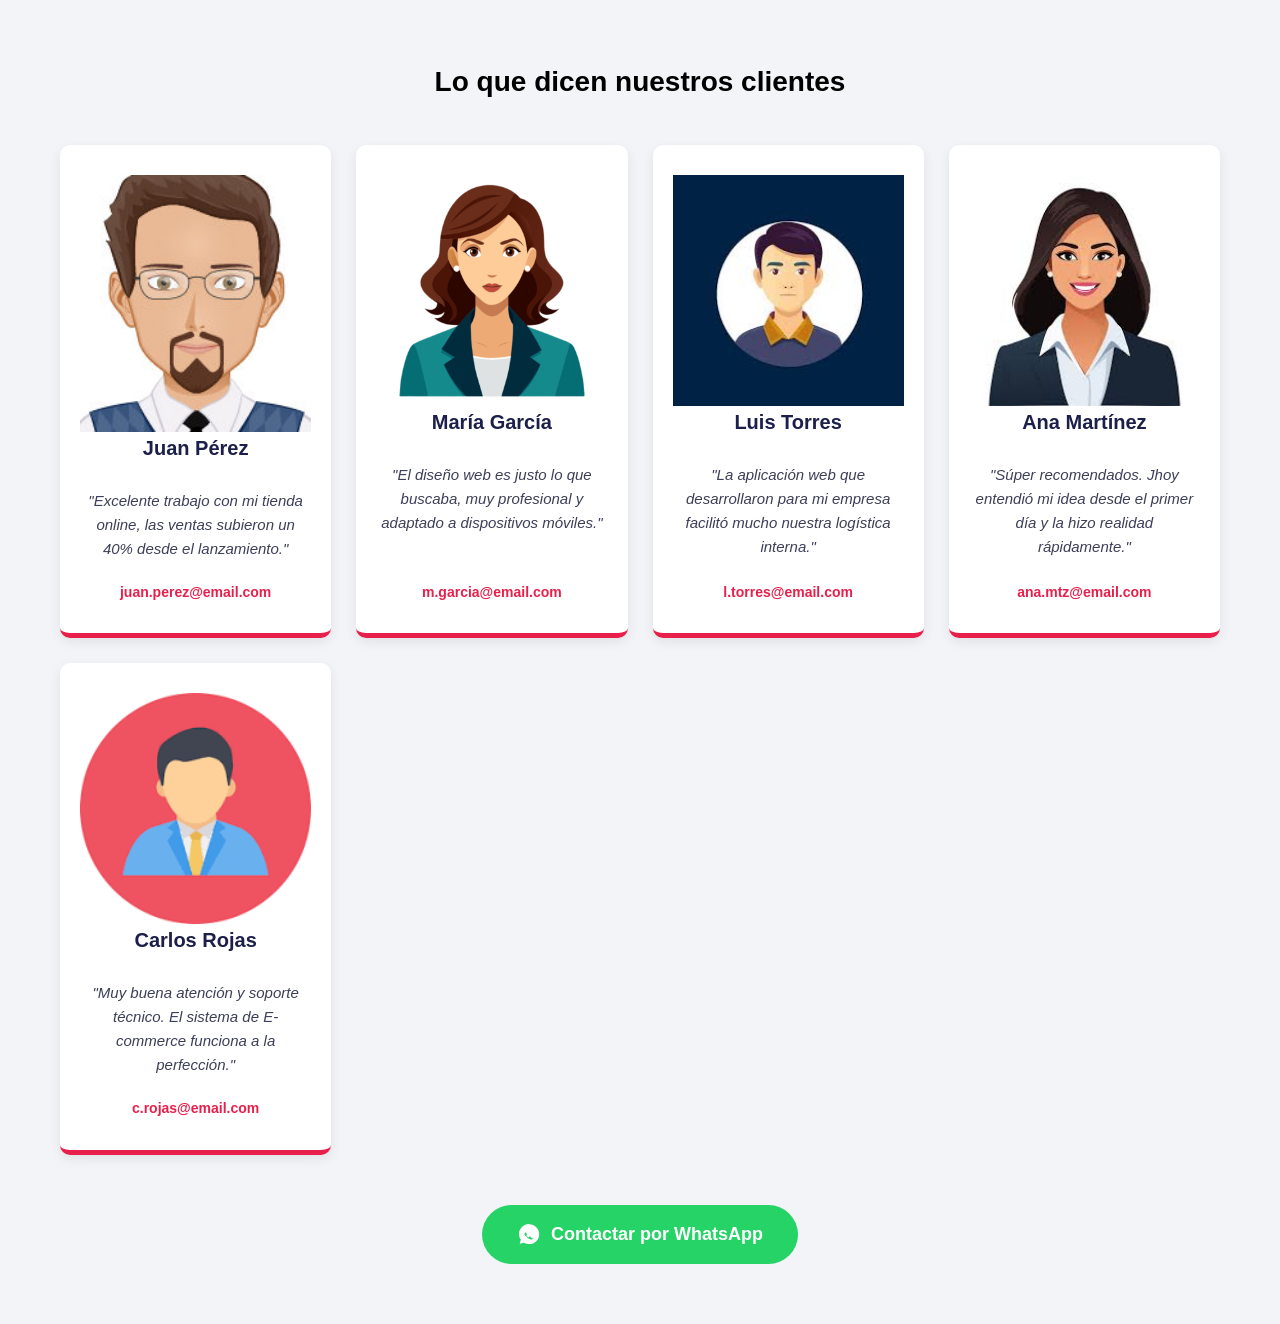
<file: Clientes.html>
<!DOCTYPE html>
<html lang="es">
<head>
    <meta charset="UTF-8">
    <meta name="viewport" content="width=device-width, initial-scale=1.0">
    <title>  Document</title>
    <link rel="stylesheet" href="Clientes.css">
</head>
<body>
    
    <section class="clientes-seccion">
    <h2>Lo que dicen nuestros clientes</h2>
    
    <div class="clientes-grid">
        <article class="cliente-card">
        <img src="1.jpg" alt="Foto de Juan Pérez" class="perfil-foto">

            <h3>Juan Pérez</h3>
            <p class="testimonio">"Excelente trabajo con mi tienda online, las ventas subieron un 40% desde el lanzamiento."</p>
            <a href="mailto:juan.perez@email.com" class="cliente-contacto">juan.perez@email.com</a>
        </article>

        <article class="cliente-card">
        <img src="4.png" alt="Foto de María García " class="perfil-foto">

            <h3>María García</h3>
            <p class="testimonio">"El diseño web es justo lo que buscaba, muy profesional y adaptado a dispositivos móviles."</p>
            <a href="mailto:m.garcia@email.com" class="cliente-contacto">m.garcia@email.com</a>
        </article>

        <article class="cliente-card">
        <img src="2.jpg" alt="Foto de Luis Torres" class="perfil-foto">

            <h3>Luis Torres</h3>
            <p class="testimonio">"La aplicación web que desarrollaron para mi empresa facilitó mucho nuestra logística interna."</p>
            <a href="mailto:l.torres@email.com" class="cliente-contacto">l.torres@email.com</a>
        </article>

        <article class="cliente-card">
        <img src="5.jpg" alt="Foto de Ana Martínez " class="perfil-foto">

            <h3>Ana Martínez</h3>
            <p class="testimonio">"Súper recomendados. Jhoy entendió mi idea desde el primer día y la hizo realidad rápidamente."</p>
            <a href="mailto:ana.mtz@email.com" class="cliente-contacto">ana.mtz@email.com</a>
        </article>

        <article class="cliente-card">
        <img src="3.png" alt="Foto de Carlos Rojas " class="perfil-foto">
            <h3>Carlos Rojas</h3>
            <p class="testimonio">"Muy buena atención y soporte técnico. El sistema de E-commerce funciona a la perfección."</p>
            <a href="mailto:c.rojas@email.com" class="cliente-contacto">c.rojas@email.com</a>
        </article>
    </div>

    <div class="whatsapp-container">
        <a href="https://wa.me/51959929706" target="_blank" class="boton-whatsapp">
            <svg xmlns="http://www.w3.org/2000/svg" width="24" height="24" viewBox="0 0 24 24" fill="currentColor"><path d="M12.012 2c-5.508 0-9.987 4.479-9.987 9.987 0 2.106.653 4.058 1.769 5.669l-1.127 4.144 4.254-1.117c1.558.91 3.372 1.436 5.309 1.436 5.508 0 9.988-4.479 9.988-9.987-.001-5.507-4.481-9.987-9.988-9.987zm4.331 14.126c-.232.655-1.157 1.201-1.604 1.278-.36.062-.83.114-2.351-.505-1.942-.789-3.197-2.766-3.295-2.894-.095-.128-.783-.128-.783-.128l-.001-.001c-.131-.174-.783-.896-.783-1.713 0-.817.428-1.219.581-1.388.154-.169.338-.211.451-.211.113 0 .226 0 .324.005.104.005.243-.039.381.288.138.327.472 1.15.513 1.235.041.085.068.184.011.297-.057.113-.085.184-.169.282-.085.099-.176.221-.253.298-.085.085-.174.178-.075.348.099.17.439.724.943 1.171.65.578 1.198.759 1.368.843.17.085.269.071.369-.042.1-.113.428-.499.54-.67.113-.17.226-.142.381-.085.154.057.973.458 1.141.543.169.085.282.127.324.197.042.071.042.41-.19.983z"/></svg>
            Contactar por WhatsApp
        </a>
    </div>
</section>

</body>
</html>
</file>
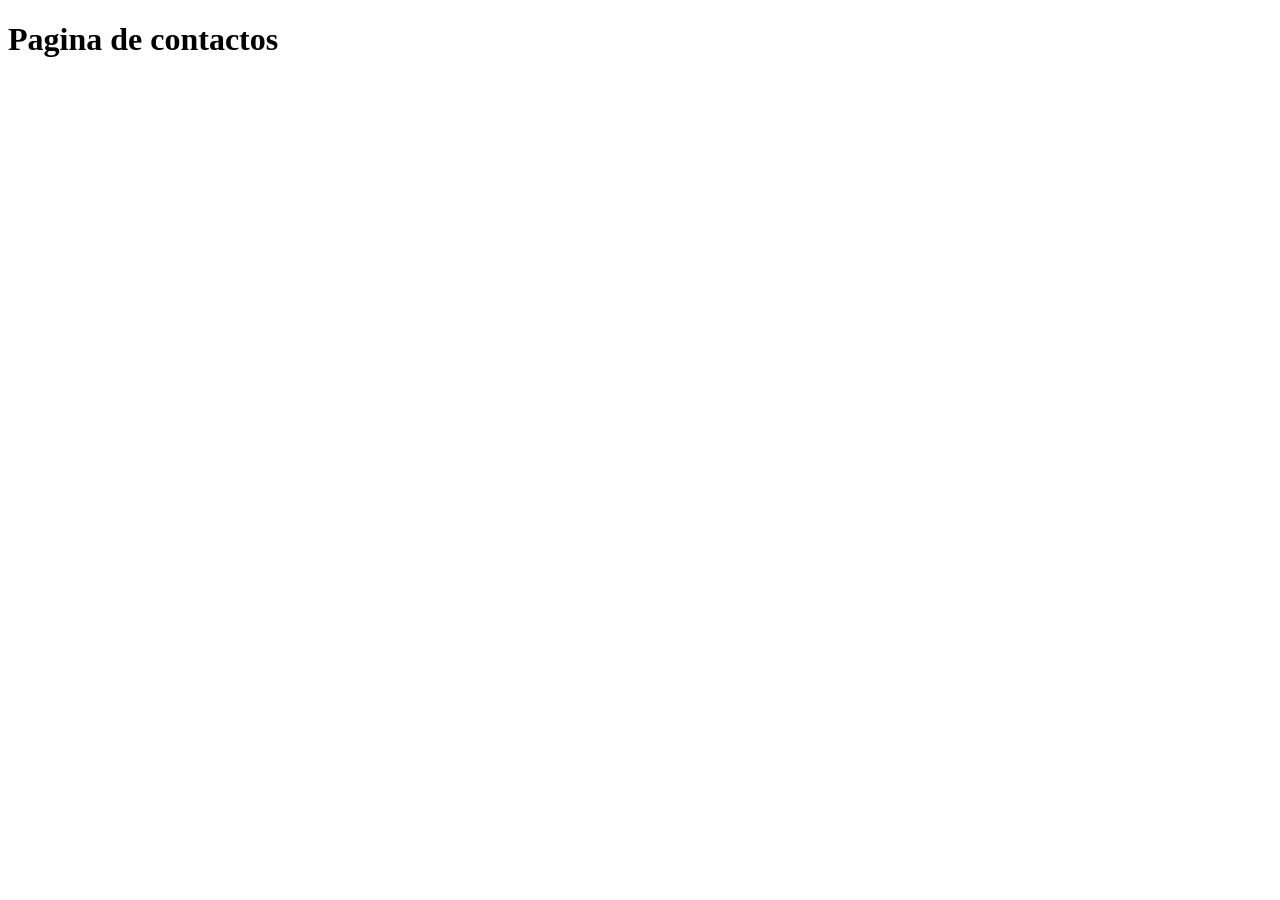
<file: Contacto.html>
<!DOCTYPE html>
<html lang="en">
<head>
    <meta charset="UTF-8">
    <meta name="viewport" content="width=device-width, initial-scale=1.0">
    <title>  Document</title>
</head>
<body>
    
     <h1> Pagina de contactos   </h1>

</body>
</html>
</file>
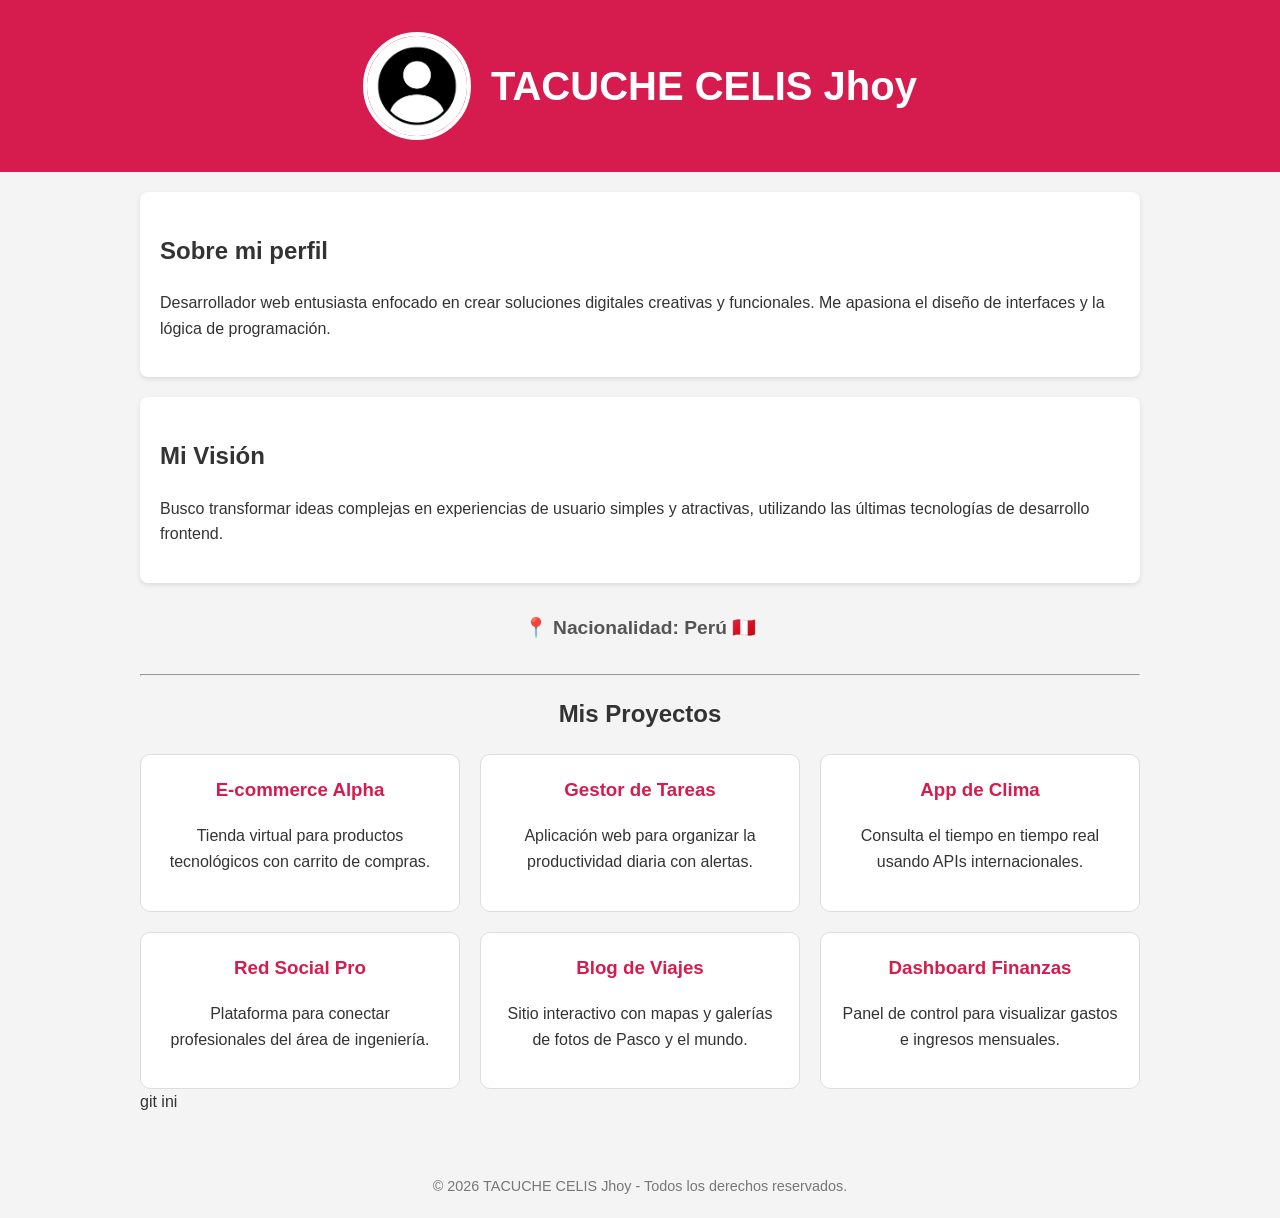
<file: Nosotros.html>
<!DOCTYPE html>
<html lang="es">
<head>
    <meta charset="UTF-8">
    <meta name="viewport" content="width=device-width, initial-scale=1.0">
    <title>TACUCHE CELIS Jhoy</title>
    <link rel="stylesheet" href="stylesobre mi.css">
</head>
<body>

    <header>
        <img src="perfil.jpg" alt="Foto de Jhoy Tacuche Celis" class="perfil-foto">
        <h1>TACUCHE CELIS Jhoy</h1>
    </header>

    <div class="container">
        
        <section class="descripcion-seccion">
            <h2>Sobre mi perfil</h2>
            <p>Desarrollador web entusiasta enfocado en crear soluciones digitales creativas y funcionales. Me apasiona el diseño de interfaces y la lógica de programación.</p>
        </section>

        <section class="descripcion-seccion">
            <h2>Mi Visión</h2>
            <p>Busco transformar ideas complejas en experiencias de usuario simples y atractivas, utilizando las últimas tecnologías de desarrollo frontend.</p>
        </section>

        <div class="nacionalidad">
            📍 Nacionalidad: <strong>Perú</strong> 🇵🇪
        </div>

        <hr>

        <h2 style="text-align: center;">Mis Proyectos</h2>

        <div class="proyectos-grid">
            <div class="proyecto-card">
                <h3>E-commerce Alpha</h3>
                <p>Tienda virtual para productos tecnológicos con carrito de compras.</p>
            </div>
            <div class="proyecto-card">
                <h3>Gestor de Tareas</h3>
                <p>Aplicación web para organizar la productividad diaria con alertas.</p>
            </div>
            <div class="proyecto-card">
                <h3>App de Clima</h3>
                <p>Consulta el tiempo en tiempo real usando APIs internacionales.</p>
            </div>
            <div class="proyecto-card">
                <h3>Red Social Pro</h3>
                <p>Plataforma para conectar profesionales del área de ingeniería.</p>
            </div>
            <div class="proyecto-card">
                <h3>Blog de Viajes</h3>
                <p>Sitio interactivo con mapas y galerías de fotos de Pasco y el mundo.</p>
            </div>
            <div class="proyecto-card">
                <h3>Dashboard Finanzas</h3>
                <p>Panel de control para visualizar gastos e ingresos mensuales.</p>
            </div>
        </div>
git ini
    </div>

    <footer>
        &copy; 2026 TACUCHE CELIS Jhoy - Todos los derechos reservados.
    </footer>

</body>
</html>
</file>
<file: Clientes.css>
/* VARIABLES */
:root {
    --blanco: #ffffff;
    --oscuro: #0b0f2f;
    --primario: #1c1f4a;
    --secundario: #e91f4b;
    --gris: #3c3f58;
    --grisClaro: #f2f4f8;
}

/* RESET GENERAL */
html {
    font-size: 62.5%; /* 1rem = 10px */
    box-sizing: border-box;
}
*, *:before, *:after {
    box-sizing: inherit;
}

body {
    font-size: 16px;
    font-family: Arial, Helvetica, sans-serif;
    background-color: var(--grisClaro);
    margin: 0;
    line-height: 1.6;
}

/* HEADER */
header {
    text-align: center;
    background-color: var(--blanco);
    padding: 2.5rem;
}
header h1 {
    margin: 0;
    color: var(--oscuro);
}

/* NAVEGACIÓN */
nav {
    background-color: var(--secundario);
    display: flex;
    justify-content: center;
    gap: 2rem;
    padding: 1.5rem;
    position: sticky;
    top: 0;
    z-index: 100;
}

nav a {
    color: var(--blanco);
    text-decoration: none;
    font-weight: bold;
    text-transform: uppercase;
    font-size: 1.4rem;
}

nav a:hover {
    text-decoration: underline;
}

/* HERO SECTION */
.hero {
    background: linear-gradient(rgba(0,0,0,.7), rgba(0,0,0,.7)), url('../img/hero.jpg');
    background-size: cover;
    background-position: center;
    color: white;
    text-align: center;
    padding: 8rem 2rem;
}

.hero h2 { font-size: 3rem; margin-bottom: 1rem; }

.boton {
    background-color: var(--secundario);
    color: white;
    padding: 1.2rem 3rem;
    text-decoration: none;
    border-radius: .5rem;
    display: inline-block;
    margin-top: 2rem;
    font-weight: bold;
    font-size: 1.8rem;
}

/* CONTENEDOR BLANCO (Servicios) */
.contenedor-blanco {
    max-width: 1000px;
    margin: -5rem auto 4rem auto;
    background-color: var(--blanco);
    padding: 4rem;
    border-radius: 1rem;
    box-shadow: 0px 10px 20px rgba(0,0,0,0.1);
    position: relative;
}

.contenedor-blanco h2 {
    text-align: center;
    margin-bottom: 3rem;
    font-size: 2.5rem;
    color: var(--oscuro);
}

/* GRID DE SERVICIOS */
@media (min-width: 768px) {
    .servicios-grid {
        display: grid;
        grid-template-columns: repeat(3, 1fr);
        gap: 3rem;
        align-items: stretch;
    }
}

.servicio-card {
    display: flex;
    flex-direction: column;
    align-items: center;
    text-align: center;
    padding: 1.5rem;
}

.servicio-card h3 {
    color: var(--secundario);
    margin-bottom: 1.5rem;
    font-size: 2rem;
}

/* ESTILO DE ICONOS */
.servicio-card svg, 
.iconos-dobles svg {
    background-color: var(--primario);
    color: var(--blanco);
    border-radius: 50%;
    padding: 1.5rem;
    width: 75px;
    height: 75px;
    margin-bottom: 2rem;
}

.iconos-dobles {
    display: flex;
    gap: 1rem;
    justify-content: center;
}

/* SECCIÓN CLIENTES */
.clientes-seccion {
    max-width: 1200px;
    margin: 6rem auto;
    padding: 0 2rem;
}

.clientes-seccion h2 {
    text-align: center;
    font-size: 2.8rem;
    margin-bottom: 4rem;
}

.clientes-grid {
    display: grid;
    /* Ajuste para que las 5 tarjetas se acomoden mejor */
    grid-template-columns: repeat(auto-fit, minmax(250px, 1fr));
    gap: 2.5rem;
}

.cliente-card {
    background-color: var(--blanco);
    padding: 3rem 2rem;
    border-radius: 1rem;
    box-shadow: 0px 4px 12px rgba(0,0,0,0.08);
    text-align: center;
    border-bottom: 5px solid var(--secundario);
    transition: transform .3s ease, box-shadow .3s ease;
    display: flex;
    flex-direction: column;
    justify-content: space-between; /* Mantiene el botón/email abajo */
}

.cliente-card:hover {
    transform: translateY(-10px);
    box-shadow: 0px 10px 20px rgba(0,0,0,0.15);
}

/* FOTOS DE CLIENTES - CORRECCIÓN DE PROPORCIÓN */
.cliente-avatar {
    width: 12rem;      /* Tamaño un poco más grande para que luzcan */
    height: 12rem;
    border-radius: 50%;
    object-fit: cover; /* ESTO EVITA QUE SE ESTIREN */
    object-position: center;
    margin: 0 auto 2rem auto;
    border: 4px solid var(--grisClaro);
    display: block;
}

.cliente-card h3 {
    margin: 0 0 1rem 0;
    color: var(--primario);
    font-size: 2rem;
}

.testimonio {
    font-style: italic;
    font-size: 1.5rem;
    color: var(--gris);
    margin-bottom: 2rem;
    flex-grow: 1; /* Empuja el contacto hacia abajo */
}

.cliente-contacto {
    color: var(--secundario);
    text-decoration: none;
    font-weight: bold;
    font-size: 1.4rem;
}

/* WHATSAPP */
.whatsapp-container {
    text-align: center;
    margin: 5rem 0;
}

.boton-whatsapp {
    display: inline-flex;
    align-items: center;
    gap: 1rem;
    background-color: #25D366;
    color: white;
    padding: 1.5rem 3.5rem;
    border-radius: 5rem;
    text-decoration: none;
    font-weight: bold;
    font-size: 1.8rem;
    transition: background-color .3s ease, transform .2s ease;
}

.boton-whatsapp:hover {
    background-color: #128C7E;
    transform: scale(1.05);
}

/* FORMULARIO DE CONTACTO */
.contacto-seccion {
    padding: 5rem 2rem;
}

.formulario {
    background-color: var(--gris);
    max-width: 600px;
    margin: 0 auto;
    padding: 3rem;
    border-radius: 1rem;
}

.formulario fieldset { border: none; padding: 0; }

.formulario legend {
    color: var(--blanco);
    text-align: center;
    font-size: 1.8rem;
    margin-bottom: 2rem;
    text-transform: uppercase;
}

.campo { margin-bottom: 2rem; }

.formulario label { color: var(--blanco); display: block; margin-bottom: .8rem; }

.formulario input, 
.formulario textarea {
    width: 100%;
    padding: 1.2rem;
    border-radius: .5rem;
    border: none;
    font-size: 1.6rem;
}

.formulario textarea { height: 120px; }

.formulario button {
    background-color: var(--secundario);
    color: var(--blanco);
    width: 100%;
    padding: 1.5rem;
    border: none;
    border-radius: .5rem;
    font-weight: bold;
    cursor: pointer;
    text-transform: uppercase;
    font-size: 1.6rem;
    transition: background-color .3s ease;
}

.formulario button:hover {
    background-color: #c71a3f;
}

/* FOOTER */
footer {
    text-align: center;
    padding: 3rem;
    background-color: var(--oscuro);
    color: var(--blanco);
}
</file>
<file: stylesobre mi.css>
/* style.css */
body {
    font-family: Arial, sans-serif;
    line-height: 1.6;
    margin: 0;
    padding: 0;
    background-color: #f4f4f4;
    color: #333;
}

header {
    background-color: #d61c4e;
    color: white;
    padding: 2rem;
    display: flex;
    flex-direction: column;
    align-items: center;
    justify-content: center;
}

@media (min-width: 600px) {
    header {
        flex-direction: row;
        gap: 20px;
    }
}

.perfil-foto {
    width: 100px;
    height: 100px;
    border-radius: 50%;
    object-fit: cover;
    border: 4px solid white;
    margin-bottom: 15px;
}

@media (min-width: 600px) {
    .perfil-foto {
        margin-bottom: 0;
    }
}

header h1 {
    margin: 0;
    font-size: 2.5rem;
}

.container {
    max-width: 1000px;
    margin: 20px auto;
    padding: 0 20px;
}

.descripcion-seccion {
    background: white;
    padding: 20px;
    margin-bottom: 20px;
    border-radius: 8px;
    box-shadow: 0 2px 5px rgba(0,0,0,0.1);
}

.nacionalidad {
    text-align: center;
    font-weight: bold;
    font-size: 1.2rem;
    margin: 30px 0;
    color: #555;
}

.proyectos-grid {
    display: grid;
    grid-template-columns: repeat(auto-fit, minmax(250px, 1fr));
    gap: 20px;
    margin-top: 20px;
}

.proyecto-card {
    background: #fff;
    border: 1px solid #ddd;
    padding: 20px;
    text-align: center;
    border-radius: 10px;
    transition: transform 0.3s ease;
}

.proyecto-card:hover {
    transform: translateY(-5px);
    border-color: #d61c4e;
}

.proyecto-card h3 {
    margin-top: 0;
    color: #d61c4e;
}

footer {
    text-align: center;
    padding: 20px;
    margin-top: 40px;
    font-size: 0.9rem;
    color: #777;
}
</file>
